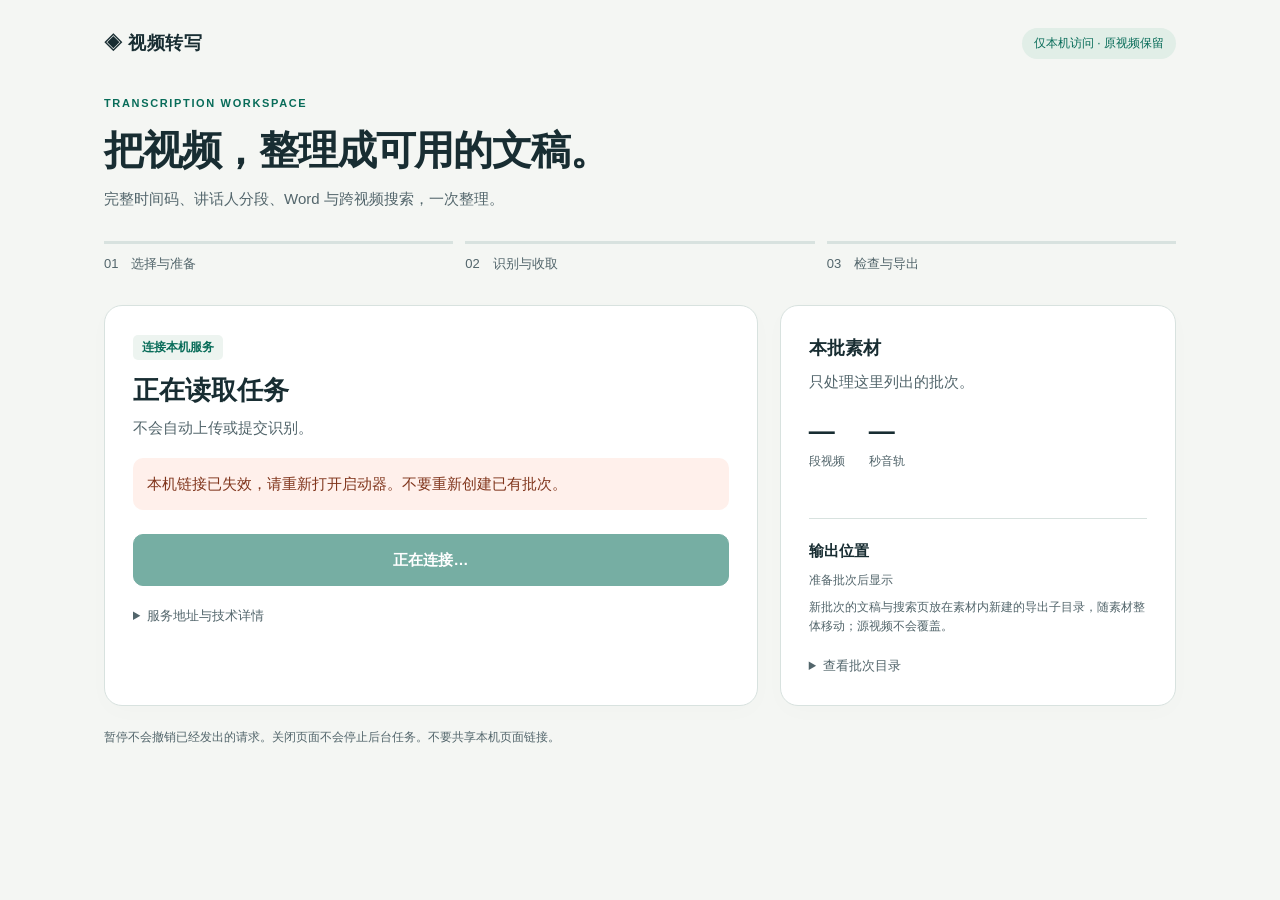
<file: scripts/ui-v2.html>
<!doctype html>
<html lang="zh-CN"><head><meta charset="utf-8"><meta name="viewport" content="width=device-width,initial-scale=1"><title>视频转写 · 工作台</title>
<style>
:root{color-scheme:light;--ink:#182d32;--muted:#52656b;--green:#086c59;--line:#d8e2df;--paper:#fff;--bg:#f4f6f3}*{box-sizing:border-box}body{margin:0;background:var(--bg);color:var(--ink);font:15px/1.6 -apple-system,BlinkMacSystemFont,"Segoe UI",sans-serif}button,input{font:inherit}button{cursor:pointer;min-height:46px;border-radius:10px;padding:10px 18px;border:1px solid var(--line);background:white;color:var(--ink);font-weight:600}button:disabled{opacity:.55;cursor:not-allowed}button:focus-visible,input:focus-visible,summary:focus-visible{outline:3px solid #e3a82c;outline-offset:3px}button.primary{background:var(--green);border-color:var(--green);color:white;padding:13px 24px}header{max-width:1120px;margin:auto;display:flex;align-items:center;justify-content:space-between;padding:28px 24px}header strong{font-size:18px;letter-spacing:.03em}.local{font-size:12px;color:var(--green);background:#e1eee7;padding:6px 12px;border-radius:20px}main{max-width:1120px;margin:0 auto;padding:8px 24px 56px}.eyebrow{font-size:11px;letter-spacing:.15em;color:var(--green);font-weight:700}h1{font-size:clamp(28px,4vw,40px);line-height:1.25;letter-spacing:-.03em;margin:12px 0}h2{font-size:18px;margin:0 0 6px}p{margin:8px 0;color:var(--muted)}.steps{display:flex;gap:12px;padding:0;list-style:none;margin:30px 0}.steps li{flex:1;border-top:3px solid var(--line);padding-top:10px;font-size:13px;color:var(--muted)}.steps li.current{border-color:var(--green);color:var(--green);font-weight:700}.grid{display:grid;grid-template-columns:minmax(0,1.65fr) minmax(270px,1fr);gap:22px}.card{background:white;border:1px solid var(--line);border-radius:18px;padding:28px;box-shadow:0 6px 24px #183b2d04}.state-tag{display:inline-block;border-radius:5px;background:#edf4f0;color:var(--green);padding:3px 9px;font-size:12px;font-weight:650;margin-bottom:14px}.headline{font-size:26px;line-height:1.3}.help{background:#f4f7f5;border-left:3px solid #8eb8a4;padding:14px 16px;margin:20px 0;font-size:14px}.help.warning{background:#fff7e7;border-color:#b57a12}.metric-row{display:flex;gap:24px;margin:22px 0}.metric strong{display:block;font-size:26px;font-weight:650;line-height:1.2}.metric span{font-size:12px;color:var(--muted)}label{display:block;font-weight:600;margin:18px 0 7px}input:not([type=checkbox]){width:100%;min-height:46px;padding:11px 12px;border:1px solid #b4c6bf;border-radius:9px;color:var(--ink);background:white}input[type=checkbox]{width:18px;height:18px;vertical-align:middle;margin-right:8px}.consent{font-size:13px;font-weight:400;line-height:1.7}.hint{font-size:12px;color:var(--muted);margin-top:6px}.actions{display:flex;align-items:center;gap:12px;flex-wrap:wrap;margin-top:24px}.actions button.primary{flex:1}.divider{border-top:1px solid var(--line);margin-top:24px;padding-top:20px}.path{overflow-wrap:anywhere;font-size:12px;white-space:pre-wrap;color:var(--muted)}details{margin-top:20px}summary{cursor:pointer;color:var(--muted);font-size:13px}progress{width:100%;height:9px;border:0;border-radius:8px;accent-color:var(--green);margin:18px 0 4px}ul.files{list-style:none;padding:0;margin:16px 0 0;max-height:280px;overflow:auto}.files li{padding:11px 0;border-top:1px solid #edf0ee;font-size:13px;overflow-wrap:anywhere}.files span{display:block;color:var(--muted);font-size:12px}#error{background:#fff0eb;color:#80351c;padding:14px;border-radius:10px;margin-top:18px}footer{font-size:12px;color:var(--muted);margin-top:22px}[hidden]{display:none!important}@media(max-width:740px){header{padding:20px}main{padding:0 16px 36px}.grid{grid-template-columns:1fr}.card{padding:21px}.steps{gap:8px;margin:24px 0}.steps li{font-size:12px}.actions{align-items:stretch}.actions button{width:100%}.local{font-size:11px}.metric-row{gap:20px}}
</style></head><body>
<header><strong>◈ 视频转写</strong><span class="local">仅本机访问 · 原视频保留</span></header>
<main><div class="eyebrow">TRANSCRIPTION WORKSPACE</div><h1>把视频，整理成可用的文稿。</h1><p>完整时间码、讲话人分段、Word 与跨视频搜索，一次整理。</p>
<ol class="steps" aria-label="处理步骤"><li id="step-1">01　选择与准备</li><li id="step-2">02　识别与收取</li><li id="step-3">03　检查与导出</li></ol>
<div class="grid"><section class="card" aria-labelledby="state-title"><div class="state-tag" id="tag">连接本机服务</div><h2 class="headline" id="state-title">正在读取任务</h2><p id="state-description">不会自动上传或提交识别。</p><div id="notice" class="help" hidden></div>
<div id="sources" hidden><button id="choose-source" type="button">选择素材文件夹…</button><p id="selected-source" class="path">尚未选择素材文件夹</p><p class="hint">打开本机系统选择器，不上传视频。文稿将放在素材内新建的独立导出子目录；缓存与任务状态自动放在单独工作目录。选择后点击准备，再核对视频清单。</p><div id="output-conflict" class="help warning" hidden>Transcription-Export 已存在，旧结果不会覆盖。<label class="consent"><input type="checkbox" id="new-output">为这次新批明确另建编号目录（Transcription-Export-2 等）</label><p class="hint">若要继续原批，请展开下方路径设置，将工作目录填为原批次目录；不需要勾选另建。</p></div><details><summary>手动填写路径或继续原批次</summary><label for="root">素材文件夹</label><input id="root" autocomplete="off" placeholder="素材文件夹完整路径"><label for="work">独立工作目录（缓存和任务记录）</label><input id="work" autocomplete="off" placeholder="新的工作目录，不放在素材目录内"></details></div>
<div id="progress-wrap" hidden><progress id="progress" max="100" value="0" aria-label="结果已收取比例"></progress><p class="hint" id="progress-label"></p></div>
<div id="cost" hidden><div class="help"><strong id="estimate">费用待核实</strong><br>音频上传阿里云北京 Fun-ASR。当前单价 ¥0.00022/秒；预估不等于实际账单。</div><label for="budget" id="budget-label">本批最多花多少？（人民币）</label><input id="budget" type="number" min="0.000001" step="0.000001" placeholder="请输入已同意的费用上限"><label class="consent"><input id="allow-retry" type="checkbox">允许对未拿到任务ID的网络失败额外重试；我接受可能重复计费，费用仍计入总预算。</label><label for="retry-limit">每段最多额外重试次数（跨重启累计）</label><input id="retry-limit" type="number" min="0" max="3" step="1" value="1"><label class="consent"><input id="authorized" type="checkbox">我同意将本批音频上传阿里云北京，并在以上费用上限内进行识别。</label></div>
<div id="credential" hidden><label for="key">API Key <small>仅本次使用</small></label><input id="key" type="password" autocomplete="off" spellcheck="false" placeholder="在这里安全输入，不要发到聊天"><p class="hint">只保留在当前运行内存，不写入文件或浏览器存储。页面刷新不会保留 Key。</p></div>
<div id="error" role="alert" hidden></div><div class="actions"><button id="primary" class="primary" disabled>正在连接…</button><button id="pause" hidden>暂停新工作</button><button id="open-results" hidden>打开已有文稿</button><button id="merge-results" hidden>合并已有文稿</button></div>
<details id="advanced"><summary>服务地址与技术详情</summary><label for="origin">北京服务地址</label><input id="origin" value="https://dashscope.aliyuncs.com"><p class="hint">已有任务必须使用原业务空间，不能换地址重新提交。</p><p class="path" id="technical"></p></details>
</section><aside class="card" aria-labelledby="batch-title"><h2 id="batch-title">本批素材</h2><p>只处理这里列出的批次。</p><div class="metric-row"><div class="metric"><strong id="count">—</strong><span>段视频</span></div><div class="metric"><strong id="duration">—</strong><span>秒音轨</span></div></div><ul id="files" class="files" aria-label="素材与状态"></ul><div class="divider"><strong>输出位置</strong><p class="path" id="output">准备批次后显示</p><p class="hint">新批次的文稿与搜索页放在素材内新建的导出子目录，随素材整体移动；源视频不会覆盖。</p></div><details><summary>查看批次目录</summary><p class="path" id="paths"></p></details></aside></div>
<footer>暂停不会撤销已经发出的请求。关闭页面不会停止后台任务。不要共享本机页面链接。</footer></main>
<script>
const token=location.hash.slice(1);let initialized=false,latest=null,activeOperation=null,requestBusy=false;
const el=id=>document.getElementById(id);
function chooseState(d){
const s=d.summary||{};
if(d.busy)return {name:'busy',title:'正在处理，请稍候',description:'任务状态自动更新；单条网络异常会有界重试或隔离。',step:2,label:'正在处理…',op:null};
if(s.reason==='receipt_recovery_required')return {name:'paused',title:'回执写入中断，需要恢复',description:'核对持久日志并恢复两份回执；不提交识别，不释放历史费用。',step:2,label:'恢复任务回执',op:'repair-receipts'};
if(s.reason==='user_pause'||d.pause_requested)return {name:'paused',title:'已安全暂停',description:'先解除暂停。未知项仍保留隔离，预算与任务ID不重置。',step:2,label:'解除用户暂停',op:'resume'};
if(!d.summary||!s.total_videos)return {name:'prepare',title:'先选好这批素材',description:'本地检查并提取音轨，不上传、不收费。',step:1,label:'检查素材并准备音轨',op:'prepare'};
const recoverable=!s.reason||['network_disk_or_submission_uncertain','collect_interrupted_keep_task_ids','failed_detail_query_interrupted','failed_detail_query_http_error','budget_limit'].includes(s.reason);
if(!recoverable)return {name:'blocked',title:'需要处理批次问题',description:'请查看明确错误；现有结果和费用记录保留。',step:2,label:'先处理此问题',op:null};
if(s.reason==='budget_limit'&&(d.outstanding_results||0)>0)return {name:'collect',title:'先收取已有结果',description:'不增加预算，只查询已有任务。',step:2,label:'继续收取结果',op:'collect'};
if(s.not_submitted>0||s.uncertain>0)return {name:'ready',title:s.uncertain?'继续队列或选择有限重试':'音轨就绪，确认费用',description:s.uncertain?'未知提交默认隔离。只有你勾选接受可能重复计费，才按限制额外重试；已有ID只查询。':'核对范围并设置自己的总预算。',step:2,label:s.reason||s.uncertain?'确认并继续队列':'确认并开始识别',op:s.reason||s.uncertain?'continue-pending':'run'};
if((d.outstanding_results??((s.persisted_task_ids||0)-(s.downloaded||0)))>0)return {name:'collect',title:'继续收取已有结果',description:'只查询已有任务ID，不重复提交。',step:2,label:'继续收取结果',op:'collect'};
if(s.failed>0)return {name:'blocked',title:'部分项目需要检查',description:'上传失败或实际识别错误保留独立记录；其他文稿可打开。',step:3,label:'查看未完成项',op:null};
if(d.results_ready&&s.downloaded>0)return {name:'done',title:'文稿已生成',description:'包括明确标注的无识别文字文稿；请听校识别内容。',step:3,label:'打开文稿与搜索页',op:'open-output'};
return {name:'blocked',title:'没有可识别音轨',description:'请检查素材与错误。',step:1,label:'请检查素材',op:null};}
async function call(path,body){const options={headers:{'X-Local-Token':token}};if(body){options.method='POST';options.headers['Content-Type']='application/json';options.body=JSON.stringify(body)}const r=await fetch(path,options);const data=await r.json();if(!r.ok)throw Error(data.error||'请求未接受');return data;}
function render(d){latest=d;const s=d.summary||{},v=chooseState(d);activeOperation=v.op;el('state-title').textContent=v.title;el('state-description').textContent=v.description;el('tag').textContent={prepare:'本地准备',ready:'等待本批授权',collect:'恢复收取 · 不重新提交',paused:'用户暂停',done:'可检查结果',busy:'处理中',blocked:'需要处理'}[v.name];el('primary').textContent=v.label;el('primary').disabled=!v.op||requestBusy;el('pause').hidden=!d.busy;el('open-results').hidden=!d.results_ready;el('merge-results').hidden=!d.results_ready;el('merge-results').disabled=d.busy;el('sources').hidden=v.name!=='prepare';el('cost').hidden=v.name!=='ready';el('credential').hidden=!['ready','collect'].includes(v.name);el('origin').disabled=d.origin_bound===true||d.busy;el('root').disabled=d.busy;el('work').disabled=d.busy;el('budget').disabled=d.busy;const totalMode=d.budget_mode==='total',prior=d.prior_charge_yuan||0;el('budget-label').textContent=totalMode?'本次总预算（人民币，含历史潜在占用）':'本批可用预算（人民币，历史潜在占用另计）';if(d.session_cap_yuan!=null)el('budget').max=String(d.session_cap_yuan+(totalMode?prior:0));for(let i=1;i<=3;i++)el('step-'+i).className=i===v.step?'current':'';el('count').textContent=s.total_videos??'—';el('duration').textContent=d.seconds===undefined?'—':d.seconds.toFixed(2);el('estimate').textContent='本批预计 ¥'+(d.estimated_yuan??0).toFixed(6)+(d.session_cap_yuan!=null?' · 本次硬上限 ¥'+d.session_cap_yuan.toFixed(6)+'（另留历史未知 ¥'+(d.prior_charge_yuan||0).toFixed(6)+'）':'');if(totalMode&&Number(el('budget').value)>0)el('estimate').textContent='历史潜在占用 ¥'+prior.toFixed(6)+' · 本批可用 ¥'+Math.max(0,Number(el('budget').value)-prior).toFixed(6)+' · 预计 ¥'+(d.estimated_yuan||0).toFixed(6);el('output').textContent=d.entry||'准备批次后显示';if((d.message||'').includes('Transcription-Export 已存在'))el('output-conflict').hidden=false;el('selected-source').textContent=d.root||'尚未选择素材文件夹';el('paths').textContent='素材：'+(d.root||'未选择')+'\n工作目录：'+(d.work||'未选择');const serverError=d.error||((d.message||'').startsWith('已停止：')?d.message:'');if(serverError){el('error').textContent=serverError;el('error').hidden=false;}el('technical').textContent=(s.reason?'状态代码：'+s.reason+'\n':'')+(d.message||'');el('notice').hidden=!s.paused;el('notice').className='help warning';el('notice').textContent=v.name==='collect'?'任务 ID 已安全保留。下一步只收取结果，不重新提交。':s.reason==='budget_limit'?'当前费用上限已用完。新上限必须覆盖已预留费用，已有任务不会重做。':(d.message||'当前批次已暂停。');if((s.persisted_task_ids||0)>0&&d.origin_bound===false){el('advanced').open=true;el('notice').hidden=false;el('notice').textContent='这批历史任务未记录服务地址。请在高级设置填写原业务空间地址后只收取结果，不要猜地址。'}el('progress-wrap').hidden=!s.persisted_task_ids;el('progress').value=s.persisted_task_ids?Math.round(100*(s.downloaded||0)/s.persisted_task_ids):0;el('progress-label').textContent=`已保存 ${s.persisted_task_ids||0} 个任务 ID · 已收取 ${s.downloaded||0} 个结果；不是服务端识别百分比${s.historical_uncertain_attempts?' · 历史未知提交 '+s.historical_uncertain_attempts+' 次（费用仍保留）':''}`;const list=el('files');list.replaceChildren();for(const f of (d.files||[])){const li=document.createElement('li');li.append(document.createTextNode(f.name));const small=document.createElement('span');small.textContent=(f.seconds||0).toFixed(2)+' 秒 · '+({pending:'待识别',submitted:'已提交，待收取',downloaded:'已下载',exported:'文稿已生成',failed:'失败，保留记录',upload_failed:'上传失败，尚未提交',no_audio:'没有音轨',submission_uncertain:'结果待核实'}[f.status]||f.status);li.append(small);list.append(li)}if(!d.files){const li=document.createElement('li');li.textContent='请先填写素材文件夹路径和新的独立工作目录，再点击准备；完成后在这里核对视频清单。';list.append(li)}}
async function refresh(){try{if(!token)throw Error('本机链接已失效，请重新打开启动器。不要重新创建已有批次。');const d=await call('/api/status');if(!initialized){el('root').value=d.root;el('work').value=d.work;el('origin').value=d.origin||d.default_origin;const prior=d.budget_mode==='total'?(d.prior_charge_yuan||0):0;if(d.budget_yuan>0)el('budget').value=(d.budget_yuan+prior).toFixed(6);else if(d.session_cap_yuan>0)el('budget').value=(d.session_cap_yuan+prior).toFixed(6);initialized=true}render(d)}catch(e){el('error').textContent=e.message;el('error').hidden=false;el('primary').disabled=true}}
async function action(op){if(requestBusy)return;el('error').hidden=true;let body={root:el('root').value.trim(),work:el('work').value.trim(),output_choice:el('new-output').checked?'new':'fixed'};if(op==='run'||op==='continue-pending'||op==='collect'){if(!el('key').value){el('error').textContent='请先在上方输入 API Key。';el('error').hidden=false;el('key').focus();return}if((op==='run'||op==='continue-pending')&&(!el('authorized').checked||!(Number(el('budget').value)>0))){el('error').textContent='请填写费用上限并明确同意本批上传与付费。';el('error').hidden=false;return}if((op==='run'||op==='continue-pending')&&latest?.session_cap_yuan!=null&&Number(el('budget').value)>latest.session_cap_yuan+(latest.budget_mode==='total'?(latest.prior_charge_yuan||0):0)){el('error').textContent='本次最多可填 ¥'+(latest.session_cap_yuan+(latest.budget_mode==='total'?(latest.prior_charge_yuan||0):0)).toFixed(6)+'，已考虑历史未知费用；没有发送请求。';el('error').hidden=false;el('budget').focus();return}body.key=el('key').value;el('key').value='';body.origin=el('origin').value.trim();body.authorized=el('authorized').checked;body.allow_unknown_retry=el('allow-retry').checked;body.unknown_retry_limit=Number(el('retry-limit').value);if(latest?.budget_mode==='total')body.total_budget=el('budget').value;else body.budget=el('budget').value}requestBusy=true;el('primary').disabled=true;try{await call('/api/'+op,body);await refresh()}catch(e){el('error').textContent=e.message;el('error').hidden=false;if(e.message.includes('Transcription-Export'))el('output-conflict').hidden=false}finally{delete body.key;requestBusy=false;if(latest)render(latest)}}
el('choose-source').onclick=async()=>{if(requestBusy)return;requestBusy=true;el('choose-source').disabled=true;el('error').hidden=true;try{const d=await call('/api/choose-source',{});if(!d.cancelled){el('root').value=d.root;el('work').value=d.work;el('selected-source').textContent=d.root;el('output-conflict').hidden=!d.output_exists;el('new-output').checked=false;el('authorized').checked=false;el('key').value=''}await refresh()}catch(e){el('error').textContent=e.message;el('error').hidden=false}finally{requestBusy=false;el('choose-source').disabled=false;if(latest)render(latest)}};
el('budget').oninput=()=>{if(latest?.budget_mode==='total'){const left=Number(el('budget').value)-(latest.prior_charge_yuan||0);el('estimate').textContent='历史潜在占用 ¥'+(latest.prior_charge_yuan||0).toFixed(6)+' · 本批可用 ¥'+Math.max(0,left).toFixed(6)+' · 预计 ¥'+(latest.estimated_yuan||0).toFixed(6);}};
el('primary').onclick=()=>activeOperation&&action(activeOperation);el('pause').onclick=()=>action('pause');el('open-results').onclick=()=>action('open-output');el('merge-results').onclick=()=>action('merge');['root','work'].forEach(id=>el(id).oninput=()=>{el('authorized').checked=false;el('budget').value='';el('key').value=''});el('state-title').setAttribute('aria-live','polite');refresh();setInterval(refresh,1500);
</script></body></html>
</file>
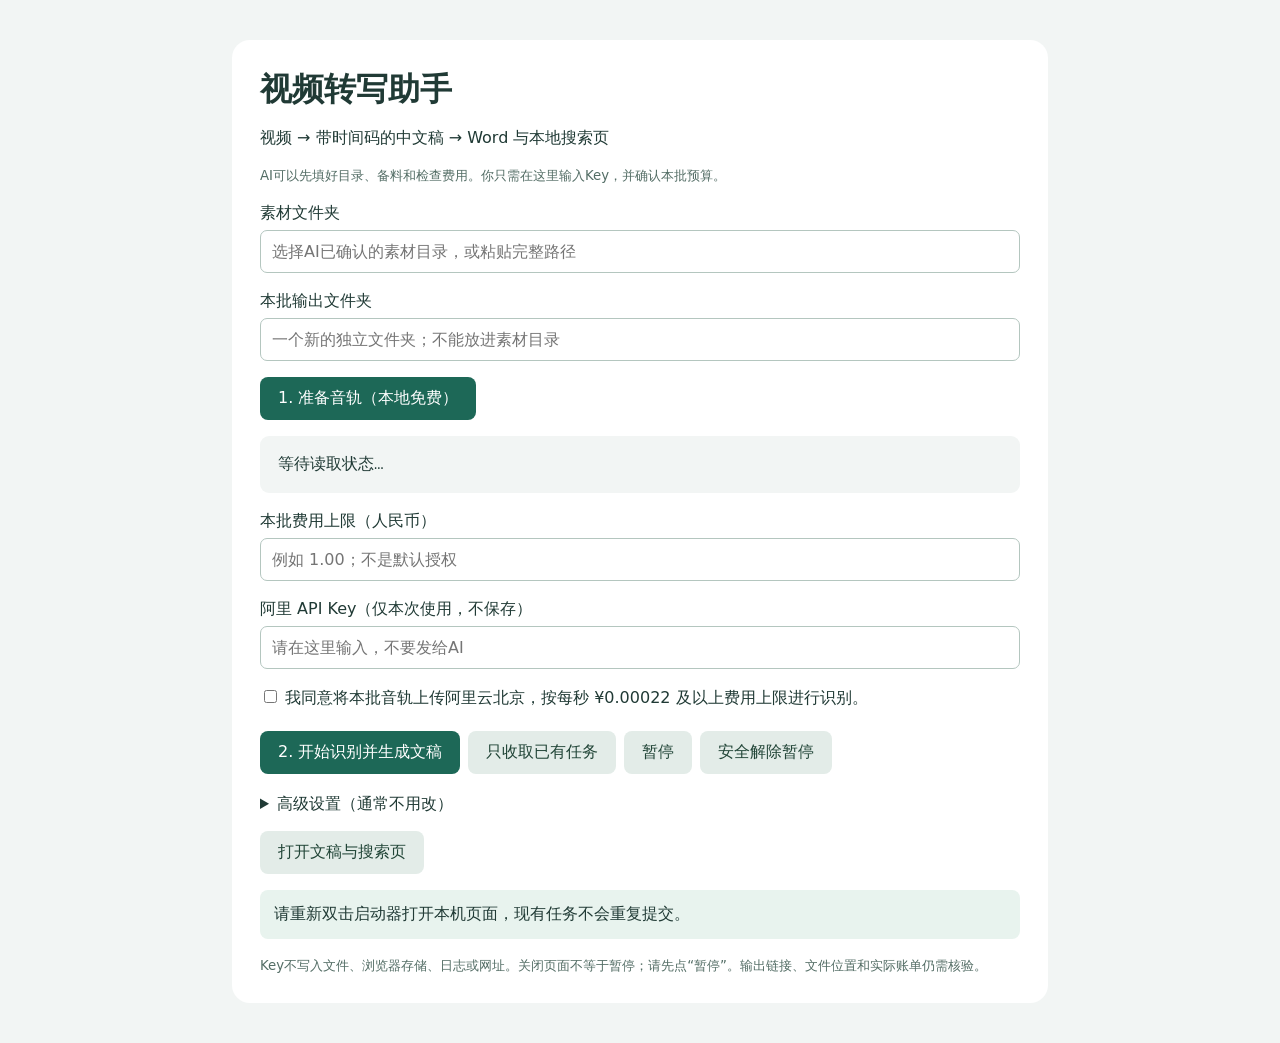
<file: scripts/ui.html>
<!doctype html><html lang="zh"><meta charset="utf-8"><meta name="viewport" content="width=device-width,initial-scale=1"><title>视频转写助手</title>
<style>body{font:16px system-ui;background:#f2f5f4;color:#203a35;margin:0}main{max-width:760px;margin:40px auto;padding:28px;background:white;border-radius:18px}h1{margin:0}small{color:#536d65}label{display:block;margin:18px 0 6px}input:not([type=checkbox]){box-sizing:border-box;width:100%;padding:11px;border:1px solid #b4c6bf;border-radius:7px;font:inherit}button{padding:11px 18px;margin:16px 8px 0 0;border:0;border-radius:8px;background:#1d6857;color:white;font:inherit;cursor:pointer}button.secondary{background:#e3ece8;color:#214537}pre{white-space:pre-wrap;background:#f2f5f4;padding:18px;border-radius:9px}details{margin-top:20px}#message{padding:14px;background:#e8f3ee;border-radius:8px}strong{color:#144e40}</style>
<main><h1>视频转写助手</h1><p>视频 → 带时间码的中文稿 → Word 与本地搜索页</p><small>AI可以先填好目录、备料和检查费用。你只需在这里输入Key，并确认本批预算。</small>
<label for="root">素材文件夹</label><input id="root" placeholder="选择AI已确认的素材目录，或粘贴完整路径">
<label for="work">本批输出文件夹</label><input id="work" placeholder="一个新的独立文件夹；不能放进素材目录">
<button id="prepare">1. 准备音轨（本地免费）</button>
<pre id="summary">等待读取状态…</pre>
<label for="budget">本批费用上限（人民币）</label><input id="budget" type="number" min="0.01" step="0.01" placeholder="例如 1.00；不是默认授权">
<label for="key">阿里 API Key（仅本次使用，不保存）</label><input id="key" type="password" autocomplete="off" spellcheck="false" placeholder="请在这里输入，不要发给AI">
<label><input id="authorized" type="checkbox"> 我同意将本批音轨上传阿里云北京，按每秒 ¥0.00022 及以上费用上限进行识别。</label>
<button id="run">2. 开始识别并生成文稿</button><button id="collect" class="secondary">只收取已有任务</button><button id="pause" class="secondary">暂停</button><button id="resume" class="secondary">安全解除暂停</button>
<details><summary>高级设置（通常不用改）</summary><label for="origin">北京官方服务地址</label><input id="origin" value="https://dashscope.aliyuncs.com"><small>可填写控制台业务空间专属地址。默认兼容入口若不可用，不自动重投，请让AI协助核查。</small></details>
<button id="open-output" class="secondary">打开文稿与搜索页</button><p id="message"></p><small>Key不写入文件、浏览器存储、日志或网址。关闭页面不等于暂停；请先点“暂停”。输出链接、文件位置和实际账单仍需核验。</small></main>
<script>
const token=location.hash.slice(1);let initialized=false; // Only the ephemeral local session token is in the fragment, never the API Key.
const el=id=>document.getElementById(id);
async function call(path,body){const options={headers:{'X-Local-Token':token}};if(body){options.method='POST';options.headers['Content-Type']='application/json';options.body=JSON.stringify(body)}const r=await fetch(path,options);const data=await r.json();if(!r.ok)throw Error(data.error||'请求未接受');return data;}
async function refresh(){try{if(!token)throw Error('请重新双击启动器打开本机页面，现有任务不会重复提交。');const d=await call('/api/status');if(!initialized){el('root').value=d.root;el('work').value=d.work;el('origin').value=d.origin||d.default_origin;initialized=true;}el('message').textContent=d.message;el('summary').textContent=d.summary?`音轨时长：${(d.seconds||0).toFixed(2)} 秒\n预计费用：¥${d.estimated_yuan}（不假设免费额度）\n视频：${d.summary.total_videos}，音轨就绪：${d.summary.ready_audio}\n已取得任务ID：${d.summary.persisted_task_ids}，已下载：${d.summary.downloaded}\n失败：${d.summary.failed}，结果未知：${d.summary.uncertain}\n输出入口：${d.entry}`:'先准备音轨，不上传、不收费。';['prepare','run','collect','resume'].forEach(id=>el(id).disabled=d.busy);}catch(e){el('message').textContent=e.message;}}
async function action(op){let body={root:el('root').value.trim(),work:el('work').value.trim()};if(op==='run'||op==='collect'){body.key=el('key').value;el('key').value='';body.origin=el('origin').value.trim();body.authorized=el('authorized').checked;body.budget=el('budget').value;}try{await call('/api/'+op,body);await refresh()}catch(e){el('message').textContent=e.message}finally{delete body.key;}}
['root','work'].forEach(id=>el(id).oninput=()=>{el('authorized').checked=false;el('budget').value='';el('key').value='';});
['prepare','run','collect','pause','resume','open-output'].forEach(id=>el(id).onclick=()=>action(id));refresh();setInterval(refresh,1500);
</script></html>
</file>
